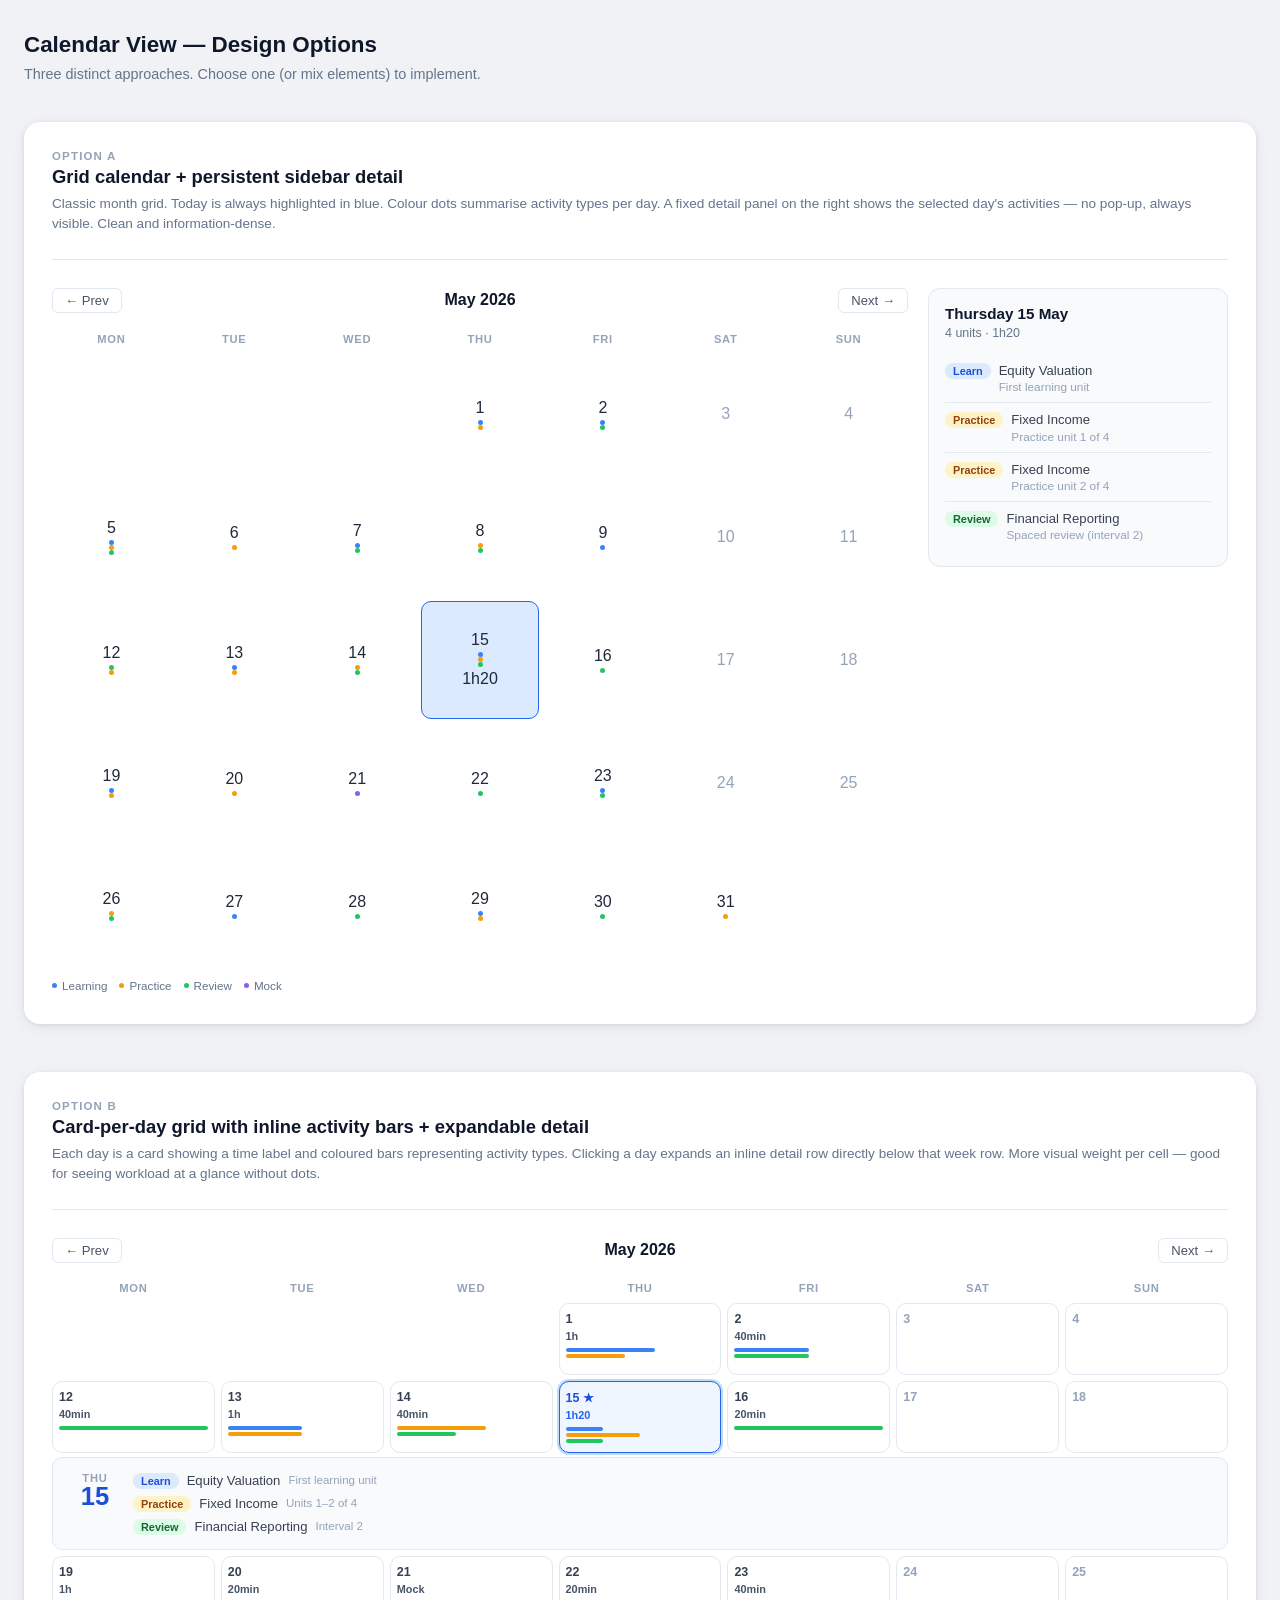
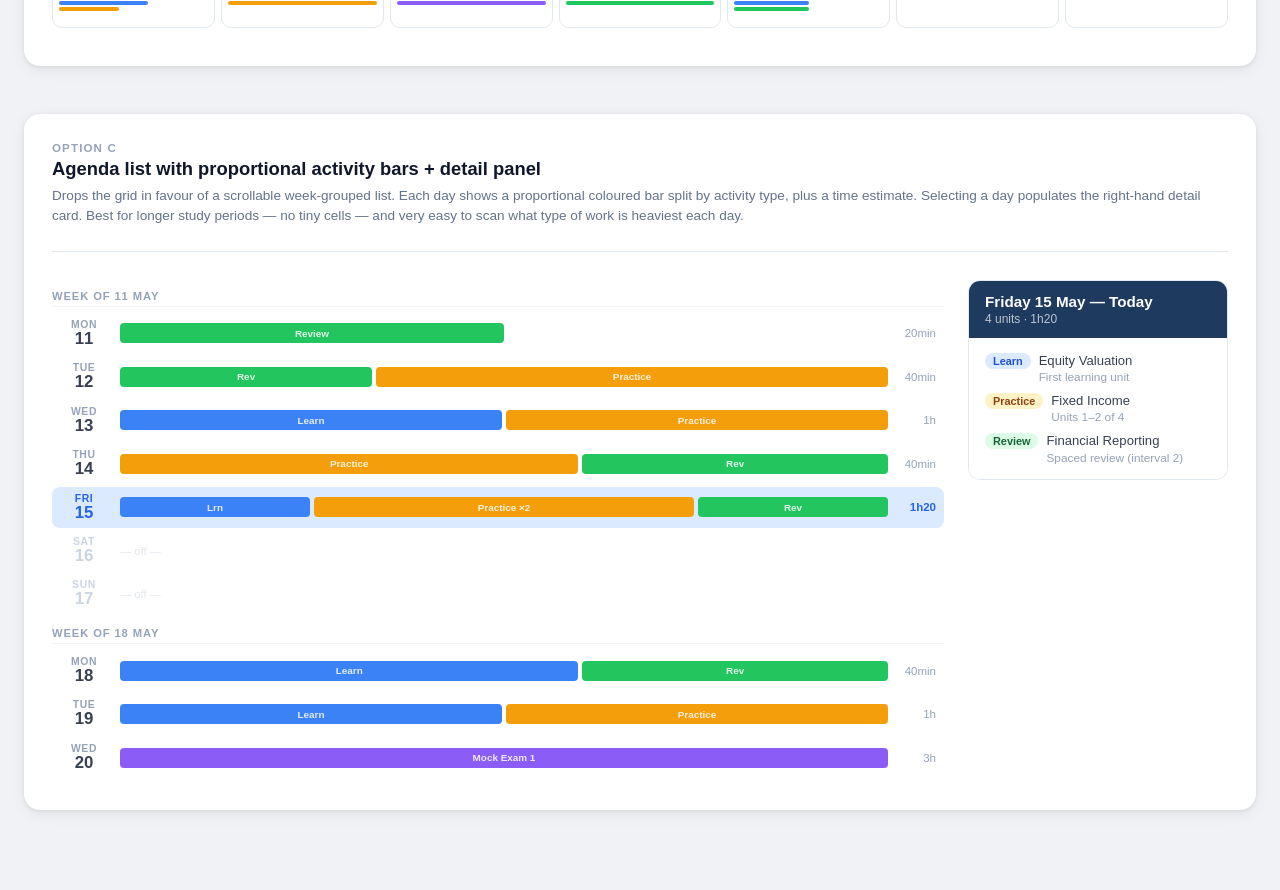
<file: calendar-designs.html>
<!DOCTYPE html>
<html lang="en">
<head>
<meta charset="UTF-8" />
<meta name="viewport" content="width=device-width, initial-scale=1.0" />
<title>Calendar Design Options</title>
<style>
  *, *::before, *::after { box-sizing: border-box; margin: 0; padding: 0; }
  body { font-family: -apple-system, BlinkMacSystemFont, 'Segoe UI', sans-serif; background: #f0f2f5; color: #1e293b; padding: 32px 24px; }
  h1 { font-size: 1.4rem; font-weight: 700; margin-bottom: 8px; color: #0f172a; }
  .subtitle { font-size: .9rem; color: #64748b; margin-bottom: 40px; }
  .design-block { background: #fff; border-radius: 16px; box-shadow: 0 1px 4px rgba(0,0,0,.08), 0 4px 16px rgba(0,0,0,.06); padding: 28px 28px 32px; margin-bottom: 48px; }
  .design-label { font-size: .72rem; font-weight: 700; letter-spacing: .1em; text-transform: uppercase; color: #94a3b8; margin-bottom: 4px; }
  .design-title { font-size: 1.15rem; font-weight: 700; color: #0f172a; margin-bottom: 6px; }
  .design-desc  { font-size: .85rem; color: #64748b; margin-bottom: 24px; line-height: 1.5; }
  hr.divider { border: none; border-top: 1px solid #e2e8f0; margin: 0 0 28px; }

  /* ─── shared nav ─── */
  .cal-nav { display: flex; align-items: center; gap: 10px; margin-bottom: 16px; }
  .cal-nav-btn { background: none; border: 1px solid #e2e8f0; border-radius: 6px; padding: 4px 12px; font-size: .82rem; cursor: pointer; color: #475569; }
  .cal-nav-btn:hover { background: #f8fafc; }
  .cal-month { font-weight: 700; font-size: 1rem; color: #0f172a; flex: 1; text-align: center; }


  /* ══════════════════════════════════════════
     DESIGN A — Clean grid with colour-coded dots + sidebar detail
  ══════════════════════════════════════════ */
  .da-wrap { display: grid; grid-template-columns: 1fr 300px; gap: 20px; align-items: start; }
  .da-grid { flex: 1; }
  .da-dow-row { display: grid; grid-template-columns: repeat(7,1fr); gap: 4px; margin-bottom: 6px; }
  .da-dow { text-align: center; font-size: .7rem; font-weight: 600; color: #94a3b8; text-transform: uppercase; letter-spacing: .06em; padding: 4px 0; }
  .da-cells { display: grid; grid-template-columns: repeat(7,1fr); gap: 4px; }
  .da-cell { aspect-ratio: 1; border-radius: 10px; border: 1px solid transparent; display: flex; flex-direction: column; align-items: center; justify-content: center; gap: 3px; cursor: pointer; transition: background .12s, border-color .12s; padding: 4px; }
  .da-cell:hover { background: #f1f5f9; border-color: #e2e8f0; }
  .da-cell.empty { cursor: default; }
  .da-cell.today { background: #eff6ff; border-color: #3b82f6; }
  .da-cell.selected { background: #dbeafe; border-color: #2563eb; }
  .da-cell .day-num { font-size: .78rem; font-weight: 600; color: #374151; line-height: 1; }
  .da-cell.today .day-num { color: #1d4ed8; }
  .da-cell .dots { display: flex; gap: 2px; flex-wrap: wrap; justify-content: center; }
  .da-dot { width: 5px; height: 5px; border-radius: 50%; }
  .da-cell .time-label { font-size: .6rem; color: #94a3b8; }

  /* sidebar */
  .da-detail { border: 1px solid #e2e8f0; border-radius: 12px; padding: 16px; background: #f8fafc; }
  .da-detail-date { font-weight: 700; font-size: .95rem; color: #0f172a; margin-bottom: 4px; }
  .da-detail-meta { font-size: .78rem; color: #64748b; margin-bottom: 14px; }
  .da-activity { display: flex; align-items: flex-start; gap: 8px; padding: 8px 0; border-bottom: 1px solid #e2e8f0; }
  .da-activity:last-child { border-bottom: none; }
  .da-pill { font-size: .68rem; font-weight: 600; padding: 2px 8px; border-radius: 99px; flex-shrink: 0; margin-top: 1px; }
  .pill-learn    { background: #dbeafe; color: #1d4ed8; }
  .pill-practice { background: #fef3c7; color: #92400e; }
  .pill-review   { background: #dcfce7; color: #166534; }
  .da-act-text { font-size: .82rem; color: #374151; line-height: 1.4; }
  .da-act-reason { font-size: .74rem; color: #94a3b8; }
  .da-legend { display: flex; gap: 12px; flex-wrap: wrap; margin-top: 16px; }
  .da-legend-item { display: flex; align-items: center; gap: 5px; font-size: .73rem; color: #64748b; }


  /* ══════════════════════════════════════════
     DESIGN B — Horizontal week strip + inline detail row
  ══════════════════════════════════════════ */
  .db-wrap { }
  .db-week-row { display: grid; grid-template-columns: repeat(7,1fr); gap: 6px; margin-bottom: 6px; }
  .db-dow { text-align: center; font-size: .7rem; font-weight: 600; color: #94a3b8; text-transform: uppercase; letter-spacing: .06em; padding: 3px 0; }
  .db-cell { border-radius: 10px; border: 1px solid #e2e8f0; background: #fff; padding: 8px 6px 6px; cursor: pointer; transition: border-color .12s, box-shadow .12s; min-height: 72px; display: flex; flex-direction: column; gap: 4px; }
  .db-cell:hover { border-color: #93c5fd; box-shadow: 0 0 0 2px #dbeafe; }
  .db-cell.today { border-color: #3b82f6; background: #eff6ff; }
  .db-cell.selected { border-color: #2563eb; box-shadow: 0 0 0 2px #bfdbfe; }
  .db-cell.empty { border-color: transparent; background: transparent; cursor: default; }
  .db-cell.empty:hover { box-shadow: none; }
  .db-day-num { font-size: .78rem; font-weight: 700; color: #374151; }
  .db-cell.today .db-day-num { color: #1d4ed8; }
  .db-cell.no-study { }
  .db-time { font-size: .68rem; font-weight: 600; color: #475569; }
  .db-bar-wrap { display: flex; flex-direction: column; gap: 2px; margin-top: 2px; }
  .db-bar { height: 4px; border-radius: 2px; }

  /* inline expanded detail */
  .db-detail-row { background: #f8fafc; border: 1px solid #e2e8f0; border-radius: 10px; padding: 14px 16px; margin-bottom: 6px; display: grid; grid-template-columns: auto 1fr; gap: 12px; align-items: start; }
  .db-detail-date-col { text-align: center; min-width: 52px; }
  .db-detail-day-name { font-size: .7rem; text-transform: uppercase; letter-spacing: .08em; color: #94a3b8; font-weight: 600; }
  .db-detail-day-num  { font-size: 1.6rem; font-weight: 800; color: #1d4ed8; line-height: 1; }
  .db-detail-activities { display: flex; flex-direction: column; gap: 6px; }
  .db-act-row { display: flex; align-items: center; gap: 8px; }
  .db-act-text { font-size: .82rem; color: #374151; }
  .db-act-count { font-size: .72rem; color: #94a3b8; }


  /* ══════════════════════════════════════════
     DESIGN C — Compact agenda list (no grid) + mini sparkline
  ══════════════════════════════════════════ */
  .dc-wrap { display: grid; grid-template-columns: 1fr 260px; gap: 24px; align-items: start; }
  .dc-agenda { display: flex; flex-direction: column; gap: 2px; }
  .dc-week-header { font-size: .7rem; font-weight: 700; letter-spacing: .08em; text-transform: uppercase; color: #94a3b8; padding: 10px 0 4px; border-bottom: 1px solid #f1f5f9; margin-bottom: 4px; }
  .dc-day { display: flex; gap: 12px; align-items: stretch; padding: 6px 8px; border-radius: 8px; cursor: pointer; transition: background .1s; }
  .dc-day:hover { background: #f8fafc; }
  .dc-day.today { background: #eff6ff; }
  .dc-day.selected { background: #dbeafe; }
  .dc-day-date { width: 48px; flex-shrink: 0; text-align: center; display: flex; flex-direction: column; align-items: center; justify-content: center; }
  .dc-day-name { font-size: .65rem; font-weight: 600; text-transform: uppercase; color: #94a3b8; letter-spacing: .06em; }
  .dc-day-num  { font-size: 1.05rem; font-weight: 700; color: #374151; line-height: 1.1; }
  .dc-day.today .dc-day-num { color: #2563eb; }
  .dc-day-bar  { display: flex; align-items: center; gap: 4px; flex: 1; }
  .dc-seg { height: 20px; border-radius: 4px; display: flex; align-items: center; justify-content: center; font-size: .62rem; font-weight: 700; color: rgba(255,255,255,.85); padding: 0 4px; white-space: nowrap; overflow: hidden; }
  .dc-day-time { font-size: .72rem; color: #94a3b8; min-width: 36px; text-align: right; align-self: center; }
  .dc-day.off .dc-day-num { color: #cbd5e1; }
  .dc-day.off .dc-day-name { color: #cbd5e1; }

  /* sidebar sparkline + detail */
  .dc-sidebar { }
  .dc-detail-card { border: 1px solid #e2e8f0; border-radius: 12px; overflow: hidden; }
  .dc-detail-header { background: #1e3a5f; color: #fff; padding: 12px 16px; }
  .dc-detail-title  { font-weight: 700; font-size: .95rem; }
  .dc-detail-sub    { font-size: .75rem; opacity: .7; margin-top: 2px; }
  .dc-detail-body   { padding: 14px 16px; background: #fff; display: flex; flex-direction: column; gap: 8px; }
  .dc-act { display: flex; align-items: flex-start; gap: 8px; }
  .dc-act-pill { font-size: .68rem; font-weight: 600; padding: 2px 8px; border-radius: 99px; flex-shrink: 0; margin-top: 1px; }

  /* ── shared colour variables ── */
  :root {
    --c-learn:    #3b82f6;
    --c-practice: #f59e0b;
    --c-review:   #22c55e;
    --c-mock:     #8b5cf6;
  }
</style>
</head>
<body>

<h1>Calendar View — Design Options</h1>
<p class="subtitle">Three distinct approaches. Choose one (or mix elements) to implement.</p>

<!-- ═══════════════════════════════════════════════════════
     DESIGN A
════════════════════════════════════════════════════════ -->
<div class="design-block">
  <div class="design-label">Option A</div>
  <div class="design-title">Grid calendar + persistent sidebar detail</div>
  <div class="design-desc">Classic month grid. Today is always highlighted in blue. Colour dots summarise activity types per day. A fixed detail panel on the right shows the selected day's activities — no pop-up, always visible. Clean and information-dense.</div>
  <hr class="divider" />

  <div class="da-wrap">
    <!-- Grid -->
    <div class="da-grid">
      <div class="cal-nav">
        <button class="cal-nav-btn">← Prev</button>
        <span class="cal-month">May 2026</span>
        <button class="cal-nav-btn">Next →</button>
      </div>
      <div class="da-dow-row">
        <div class="da-dow">Mon</div><div class="da-dow">Tue</div><div class="da-dow">Wed</div>
        <div class="da-dow">Thu</div><div class="da-dow">Fri</div><div class="da-dow">Sat</div><div class="da-dow">Sun</div>
      </div>
      <div class="da-cells">
        <!-- row 1 (padding) -->
        <div class="da-cell empty"></div>
        <div class="da-cell empty"></div>
        <div class="da-cell empty"></div>
        <!-- 1 Thu -->
        <div class="da-cell"><div class="da-day-num">1</div><div class="da-dots"><div class="da-dot" style="background:var(--c-learn)"></div><div class="da-dot" style="background:var(--c-practice)"></div></div></div>
        <div class="da-cell"><div class="da-day-num">2</div><div class="da-dots"><div class="da-dot" style="background:var(--c-learn)"></div><div class="da-dot" style="background:var(--c-review)"></div></div></div>
        <div class="da-cell"><div class="da-day-num" style="color:#94a3b8">3</div></div>
        <div class="da-cell"><div class="da-day-num" style="color:#94a3b8">4</div></div>
        <!-- row 2 -->
        <div class="da-cell"><div class="da-day-num">5</div><div class="da-dots"><div class="da-dot" style="background:var(--c-learn)"></div><div class="da-dot" style="background:var(--c-practice)"></div><div class="da-dot" style="background:var(--c-review)"></div></div></div>
        <div class="da-cell"><div class="da-day-num">6</div><div class="da-dots"><div class="da-dot" style="background:var(--c-practice)"></div></div></div>
        <div class="da-cell"><div class="da-day-num">7</div><div class="da-dots"><div class="da-dot" style="background:var(--c-learn)"></div><div class="da-dot" style="background:var(--c-review)"></div></div></div>
        <div class="da-cell"><div class="da-day-num">8</div><div class="da-dots"><div class="da-dot" style="background:var(--c-practice)"></div><div class="da-dot" style="background:var(--c-review)"></div></div></div>
        <div class="da-cell"><div class="da-day-num">9</div><div class="da-dots"><div class="da-dot" style="background:var(--c-learn)"></div></div></div>
        <div class="da-cell"><div class="da-day-num" style="color:#94a3b8">10</div></div>
        <div class="da-cell"><div class="da-day-num" style="color:#94a3b8">11</div></div>
        <!-- row 3 -->
        <div class="da-cell"><div class="da-day-num">12</div><div class="da-dots"><div class="da-dot" style="background:var(--c-review)"></div><div class="da-dot" style="background:var(--c-practice)"></div></div></div>
        <div class="da-cell"><div class="da-day-num">13</div><div class="da-dots"><div class="da-dot" style="background:var(--c-learn)"></div><div class="da-dot" style="background:var(--c-practice)"></div></div></div>
        <div class="da-cell"><div class="da-day-num">14</div><div class="da-dots"><div class="da-dot" style="background:var(--c-practice)"></div><div class="da-dot" style="background:var(--c-review)"></div></div></div>
        <!-- TODAY -->
        <div class="da-cell today selected"><div class="da-day-num">15</div><div class="da-dots"><div class="da-dot" style="background:var(--c-learn)"></div><div class="da-dot" style="background:var(--c-practice)"></div><div class="da-dot" style="background:var(--c-review)"></div></div><div class="da-time-label">1h20</div></div>
        <div class="da-cell"><div class="da-day-num">16</div><div class="da-dots"><div class="da-dot" style="background:var(--c-review)"></div></div></div>
        <div class="da-cell"><div class="da-day-num" style="color:#94a3b8">17</div></div>
        <div class="da-cell"><div class="da-day-num" style="color:#94a3b8">18</div></div>
        <!-- row 4 -->
        <div class="da-cell"><div class="da-day-num">19</div><div class="da-dots"><div class="da-dot" style="background:var(--c-learn)"></div><div class="da-dot" style="background:var(--c-practice)"></div></div></div>
        <div class="da-cell"><div class="da-day-num">20</div><div class="da-dots"><div class="da-dot" style="background:var(--c-practice)"></div></div></div>
        <div class="da-cell"><div class="da-day-num">21</div><div class="da-dots"><div class="da-dot" style="background:var(--c-mock)"></div></div></div>
        <div class="da-cell"><div class="da-day-num">22</div><div class="da-dots"><div class="da-dot" style="background:var(--c-review)"></div></div></div>
        <div class="da-cell"><div class="da-day-num">23</div><div class="da-dots"><div class="da-dot" style="background:var(--c-learn)"></div><div class="da-dot" style="background:var(--c-review)"></div></div></div>
        <div class="da-cell"><div class="da-day-num" style="color:#94a3b8">24</div></div>
        <div class="da-cell"><div class="da-day-num" style="color:#94a3b8">25</div></div>
        <!-- row 5 -->
        <div class="da-cell"><div class="da-day-num">26</div><div class="da-dots"><div class="da-dot" style="background:var(--c-practice)"></div><div class="da-dot" style="background:var(--c-review)"></div></div></div>
        <div class="da-cell"><div class="da-day-num">27</div><div class="da-dots"><div class="da-dot" style="background:var(--c-learn)"></div></div></div>
        <div class="da-cell"><div class="da-day-num">28</div><div class="da-dots"><div class="da-dot" style="background:var(--c-review)"></div></div></div>
        <div class="da-cell"><div class="da-day-num">29</div><div class="da-dots"><div class="da-dot" style="background:var(--c-learn)"></div><div class="da-dot" style="background:var(--c-practice)"></div></div></div>
        <div class="da-cell"><div class="da-day-num">30</div><div class="da-dots"><div class="da-dot" style="background:var(--c-review)"></div></div></div>
        <div class="da-cell"><div class="da-day-num">31</div><div class="da-dots"><div class="da-dot" style="background:var(--c-practice)"></div></div></div>
        <div class="da-cell empty"></div>
      </div>
      <!-- legend -->
      <div class="da-legend" style="margin-top:14px">
        <div class="da-legend-item"><div class="da-dot" style="background:var(--c-learn)"></div> Learning</div>
        <div class="da-legend-item"><div class="da-dot" style="background:var(--c-practice)"></div> Practice</div>
        <div class="da-legend-item"><div class="da-dot" style="background:var(--c-review)"></div> Review</div>
        <div class="da-legend-item"><div class="da-dot" style="background:var(--c-mock)"></div> Mock</div>
      </div>
    </div>

    <!-- Sidebar detail (today) -->
    <div>
      <div class="da-detail">
        <div class="da-detail-date">Thursday 15 May</div>
        <div class="da-detail-meta">4 units · 1h20</div>
        <div class="da-activity">
          <span class="da-pill pill-learn">Learn</span>
          <div><div class="da-act-text">Equity Valuation</div><div class="da-act-reason">First learning unit</div></div>
        </div>
        <div class="da-activity">
          <span class="da-pill pill-practice">Practice</span>
          <div><div class="da-act-text">Fixed Income</div><div class="da-act-reason">Practice unit 1 of 4</div></div>
        </div>
        <div class="da-activity">
          <span class="da-pill pill-practice">Practice</span>
          <div><div class="da-act-text">Fixed Income</div><div class="da-act-reason">Practice unit 2 of 4</div></div>
        </div>
        <div class="da-activity">
          <span class="da-pill pill-review">Review</span>
          <div><div class="da-act-text">Financial Reporting</div><div class="da-act-reason">Spaced review (interval 2)</div></div>
        </div>
      </div>
    </div>
  </div>
</div>


<!-- ═══════════════════════════════════════════════════════
     DESIGN B
════════════════════════════════════════════════════════ -->
<div class="design-block">
  <div class="design-label">Option B</div>
  <div class="design-title">Card-per-day grid with inline activity bars + expandable detail</div>
  <div class="design-desc">Each day is a card showing a time label and coloured bars representing activity types. Clicking a day expands an inline detail row directly below that week row. More visual weight per cell — good for seeing workload at a glance without dots.</div>
  <hr class="divider" />

  <div class="db-wrap">
    <div class="cal-nav">
      <button class="cal-nav-btn">← Prev</button>
      <span class="cal-month">May 2026</span>
      <button class="cal-nav-btn">Next →</button>
    </div>
    <div class="db-week-row">
      <div class="db-dow">Mon</div><div class="db-dow">Tue</div><div class="db-dow">Wed</div>
      <div class="db-dow">Thu</div><div class="db-dow">Fri</div><div class="db-dow">Sat</div><div class="db-dow">Sun</div>
    </div>

    <!-- Week 1 -->
    <div class="db-week-row">
      <div class="db-cell empty"></div><div class="db-cell empty"></div><div class="db-cell empty"></div>
      <div class="db-cell"><div class="db-day-num">1</div><div class="db-time">1h</div><div class="db-bar-wrap"><div class="db-bar" style="background:var(--c-learn);width:60%"></div><div class="db-bar" style="background:var(--c-practice);width:40%"></div></div></div>
      <div class="db-cell"><div class="db-day-num">2</div><div class="db-time">40min</div><div class="db-bar-wrap"><div class="db-bar" style="background:var(--c-learn);width:50%"></div><div class="db-bar" style="background:var(--c-review);width:50%"></div></div></div>
      <div class="db-cell no-study"><div class="db-day-num" style="color:#94a3b8">3</div></div>
      <div class="db-cell no-study"><div class="db-day-num" style="color:#94a3b8">4</div></div>
    </div>

    <!-- Week 2 — today expanded -->
    <div class="db-week-row">
      <div class="db-cell"><div class="db-day-num">12</div><div class="db-time">40min</div><div class="db-bar-wrap"><div class="db-bar" style="background:var(--c-review);width:100%"></div></div></div>
      <div class="db-cell"><div class="db-day-num">13</div><div class="db-time">1h</div><div class="db-bar-wrap"><div class="db-bar" style="background:var(--c-learn);width:50%"></div><div class="db-bar" style="background:var(--c-practice);width:50%"></div></div></div>
      <div class="db-cell"><div class="db-day-num">14</div><div class="db-time">40min</div><div class="db-bar-wrap"><div class="db-bar" style="background:var(--c-practice);width:60%"></div><div class="db-bar" style="background:var(--c-review);width:40%"></div></div></div>
      <div class="db-cell today selected"><div class="db-day-num">15 ★</div><div class="db-time" style="color:#2563eb;font-weight:700">1h20</div><div class="db-bar-wrap"><div class="db-bar" style="background:var(--c-learn);width:25%"></div><div class="db-bar" style="background:var(--c-practice);width:50%"></div><div class="db-bar" style="background:var(--c-review);width:25%"></div></div></div>
      <div class="db-cell"><div class="db-day-num">16</div><div class="db-time">20min</div><div class="db-bar-wrap"><div class="db-bar" style="background:var(--c-review);width:100%"></div></div></div>
      <div class="db-cell no-study"><div class="db-day-num" style="color:#94a3b8">17</div></div>
      <div class="db-cell no-study"><div class="db-day-num" style="color:#94a3b8">18</div></div>
    </div>
    <!-- Inline detail for 15 May -->
    <div class="db-detail-row" style="margin: -2px 0 6px">
      <div class="db-detail-date-col">
        <div class="db-detail-day-name">Thu</div>
        <div class="db-detail-day-num">15</div>
      </div>
      <div class="db-detail-activities">
        <div class="db-act-row"><span class="da-pill pill-learn">Learn</span><span class="db-act-text">Equity Valuation</span><span class="db-act-count">First learning unit</span></div>
        <div class="db-act-row"><span class="da-pill pill-practice">Practice</span><span class="db-act-text">Fixed Income</span><span class="db-act-count">Units 1–2 of 4</span></div>
        <div class="db-act-row"><span class="da-pill pill-review">Review</span><span class="db-act-text">Financial Reporting</span><span class="db-act-count">Interval 2</span></div>
      </div>
    </div>

    <!-- Week 3 -->
    <div class="db-week-row">
      <div class="db-cell"><div class="db-day-num">19</div><div class="db-time">1h</div><div class="db-bar-wrap"><div class="db-bar" style="background:var(--c-learn);width:60%"></div><div class="db-bar" style="background:var(--c-practice);width:40%"></div></div></div>
      <div class="db-cell"><div class="db-day-num">20</div><div class="db-time">20min</div><div class="db-bar-wrap"><div class="db-bar" style="background:var(--c-practice);width:100%"></div></div></div>
      <div class="db-cell"><div class="db-day-num">21</div><div class="db-time">Mock</div><div class="db-bar-wrap"><div class="db-bar" style="background:var(--c-mock);width:100%"></div></div></div>
      <div class="db-cell"><div class="db-day-num">22</div><div class="db-time">20min</div><div class="db-bar-wrap"><div class="db-bar" style="background:var(--c-review);width:100%"></div></div></div>
      <div class="db-cell"><div class="db-day-num">23</div><div class="db-time">40min</div><div class="db-bar-wrap"><div class="db-bar" style="background:var(--c-learn);width:50%"></div><div class="db-bar" style="background:var(--c-review);width:50%"></div></div></div>
      <div class="db-cell no-study"><div class="db-day-num" style="color:#94a3b8">24</div></div>
      <div class="db-cell no-study"><div class="db-day-num" style="color:#94a3b8">25</div></div>
    </div>
  </div>
</div>


<!-- ═══════════════════════════════════════════════════════
     DESIGN C
════════════════════════════════════════════════════════ -->
<div class="design-block">
  <div class="design-label">Option C</div>
  <div class="design-title">Agenda list with proportional activity bars + detail panel</div>
  <div class="design-desc">Drops the grid in favour of a scrollable week-grouped list. Each day shows a proportional coloured bar split by activity type, plus a time estimate. Selecting a day populates the right-hand detail card. Best for longer study periods — no tiny cells — and very easy to scan what type of work is heaviest each day.</div>
  <hr class="divider" />

  <div class="dc-wrap">
    <!-- Agenda -->
    <div class="dc-agenda">
      <!-- Week label -->
      <div class="dc-week-header">Week of 11 May</div>

      <div class="dc-day"><div class="dc-day-date"><div class="dc-day-name">Mon</div><div class="dc-day-num">11</div></div><div class="dc-day-bar"><div class="dc-seg" style="background:var(--c-review);width:50%">Review</div></div><div class="dc-day-time">20min</div></div>
      <div class="dc-day"><div class="dc-day-date"><div class="dc-day-name">Tue</div><div class="dc-day-num">12</div></div><div class="dc-day-bar"><div class="dc-seg" style="background:var(--c-review);width:33%">Rev</div><div class="dc-seg" style="background:var(--c-practice);width:67%">Practice</div></div><div class="dc-day-time">40min</div></div>
      <div class="dc-day"><div class="dc-day-date"><div class="dc-day-name">Wed</div><div class="dc-day-num">13</div></div><div class="dc-day-bar"><div class="dc-seg" style="background:var(--c-learn);width:50%">Learn</div><div class="dc-seg" style="background:var(--c-practice);width:50%">Practice</div></div><div class="dc-day-time">1h</div></div>
      <div class="dc-day"><div class="dc-day-date"><div class="dc-day-name">Thu</div><div class="dc-day-num">14</div></div><div class="dc-day-bar"><div class="dc-seg" style="background:var(--c-practice);width:60%">Practice</div><div class="dc-seg" style="background:var(--c-review);width:40%">Rev</div></div><div class="dc-day-time">40min</div></div>
      <!-- TODAY -->
      <div class="dc-day today selected"><div class="dc-day-date"><div class="dc-day-name" style="color:#2563eb">Fri</div><div class="dc-day-num" style="color:#2563eb">15</div></div><div class="dc-day-bar"><div class="dc-seg" style="background:var(--c-learn);width:25%">Lrn</div><div class="dc-seg" style="background:var(--c-practice);width:50%">Practice ×2</div><div class="dc-seg" style="background:var(--c-review);width:25%">Rev</div></div><div class="dc-day-time" style="color:#2563eb;font-weight:700">1h20</div></div>
      <div class="dc-day off"><div class="dc-day-date"><div class="dc-day-name">Sat</div><div class="dc-day-num">16</div></div><div class="dc-day-bar" style="color:#e2e8f0;font-size:.7rem;align-items:center">— off —</div><div class="dc-day-time"></div></div>
      <div class="dc-day off"><div class="dc-day-date"><div class="dc-day-name">Sun</div><div class="dc-day-num">17</div></div><div class="dc-day-bar" style="color:#e2e8f0;font-size:.7rem;align-items:center">— off —</div><div class="dc-day-time"></div></div>

      <div class="dc-week-header">Week of 18 May</div>
      <div class="dc-day"><div class="dc-day-date"><div class="dc-day-name">Mon</div><div class="dc-day-num">18</div></div><div class="dc-day-bar"><div class="dc-seg" style="background:var(--c-learn);width:60%">Learn</div><div class="dc-seg" style="background:var(--c-review);width:40%">Rev</div></div><div class="dc-day-time">40min</div></div>
      <div class="dc-day"><div class="dc-day-date"><div class="dc-day-name">Tue</div><div class="dc-day-num">19</div></div><div class="dc-day-bar"><div class="dc-seg" style="background:var(--c-learn);width:50%">Learn</div><div class="dc-seg" style="background:var(--c-practice);width:50%">Practice</div></div><div class="dc-day-time">1h</div></div>
      <div class="dc-day"><div class="dc-day-date"><div class="dc-day-name">Wed</div><div class="dc-day-num">20</div></div><div class="dc-day-bar"><div class="dc-seg" style="background:var(--c-mock);width:100%">Mock Exam 1</div></div><div class="dc-day-time">3h</div></div>
    </div>

    <!-- Detail panel -->
    <div class="dc-sidebar">
      <div class="dc-detail-card">
        <div class="dc-detail-header">
          <div class="dc-detail-title">Friday 15 May — Today</div>
          <div class="dc-detail-sub">4 units · 1h20</div>
        </div>
        <div class="dc-detail-body">
          <div class="dc-act"><span class="dc-act-pill pill-learn">Learn</span><div><div class="da-act-text">Equity Valuation</div><div class="da-act-reason">First learning unit</div></div></div>
          <div class="dc-act"><span class="dc-act-pill pill-practice">Practice</span><div><div class="da-act-text">Fixed Income</div><div class="da-act-reason">Units 1–2 of 4</div></div></div>
          <div class="dc-act"><span class="dc-act-pill pill-review">Review</span><div><div class="da-act-text">Financial Reporting</div><div class="da-act-reason">Spaced review (interval 2)</div></div></div>
        </div>
      </div>
    </div>
  </div>
</div>

</body>
</html>
</file>
